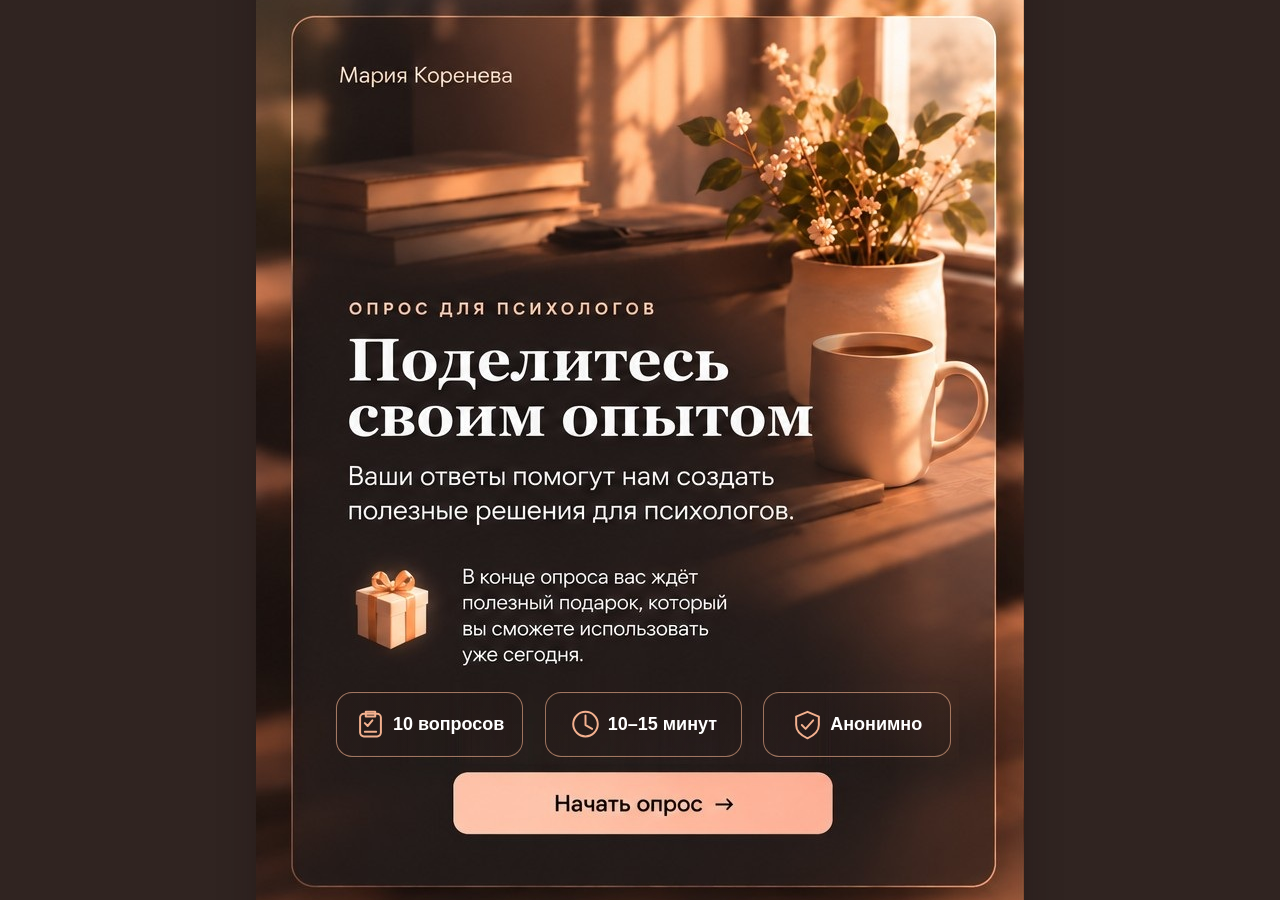
<file: site/index.html>
<!DOCTYPE html>
<html lang="ru">
<head>
<meta charset="utf-8"/>
<meta content="width=device-width, initial-scale=1, viewport-fit=cover" name="viewport"/>
<title>Опрос для психологов</title>
<link href="https://fonts.googleapis.com" rel="preconnect"/>
<link crossorigin="" href="https://fonts.gstatic.com" rel="preconnect"/>
<link href="https://fonts.googleapis.com/css2?family=Manrope:wght@400;500;600;700;800&amp;family=Plus+Jakarta+Sans:wght@500;600;700;800&amp;display=swap" rel="stylesheet"/>
<link href="style.css" rel="stylesheet"/>
</head>
<body>

<div aria-hidden="false" class="app-screen active" id="screen-cover">
<main class="page page-cover">
<img alt="Обложка опроса для психологов" class="photo" src="assets/cover.jpg"/>
<div aria-label="Сведения об опросе" class="badges">
<div class="badge">
<svg viewBox="0 0 32 32"><rect height="24" rx="4" width="22" x="5" y="5"/><path d="M11 3h10v5H11zM10 15l3 3 5-6M10 24h12"/></svg>
<span>10 вопросов</span>
</div>
<div class="badge">
<svg viewBox="0 0 32 32"><circle cx="16" cy="16" r="13"/><path d="M16 7v10l7 4"/></svg>
<span>10–15 минут</span>
</div>
<div class="badge">
<svg viewBox="0 0 32 32"><path d="M16 3l12 5v9c0 7-5 11-12 14C9 28 4 24 4 17V8zM10 17l4 4 8-9"/></svg>
<span>Анонимно</span>
</div>
</div>
<button aria-label="Начать опрос" class="hotspot" id="btn-start" type="button"></button>
</main>
</div>

<div aria-hidden="true" class="app-screen" id="screen-survey">
<header class="top">
<div class="brand">Мария Коренева</div>
<div class="top-label">Опрос для психологов</div>
</header>
<main class="shell">
<form id="survey" novalidate="">
<div id="question-mount"></div>
</form>
</main>
</div>

<div aria-hidden="true" class="app-screen" id="screen-final">
<main class="page page-final">
<button aria-label="Забрать подарок" class="hotspot" id="btn-gift" title="Забрать подарок" type="button"></button>
</main>
<div aria-live="polite" class="gift-toast" hidden="" id="gift-toast" role="status"></div>
</div>

<script src="survey-config.js"></script>
<script>
(function () {
  var cfg = window.SURVEY_CONFIG;
  document.querySelector('.brand').textContent = cfg.brand.name;
  document.querySelector('.top-label').textContent = cfg.brand.label;
})();
</script>
<script src="script.js"></script>
</body>
</html>
</file>
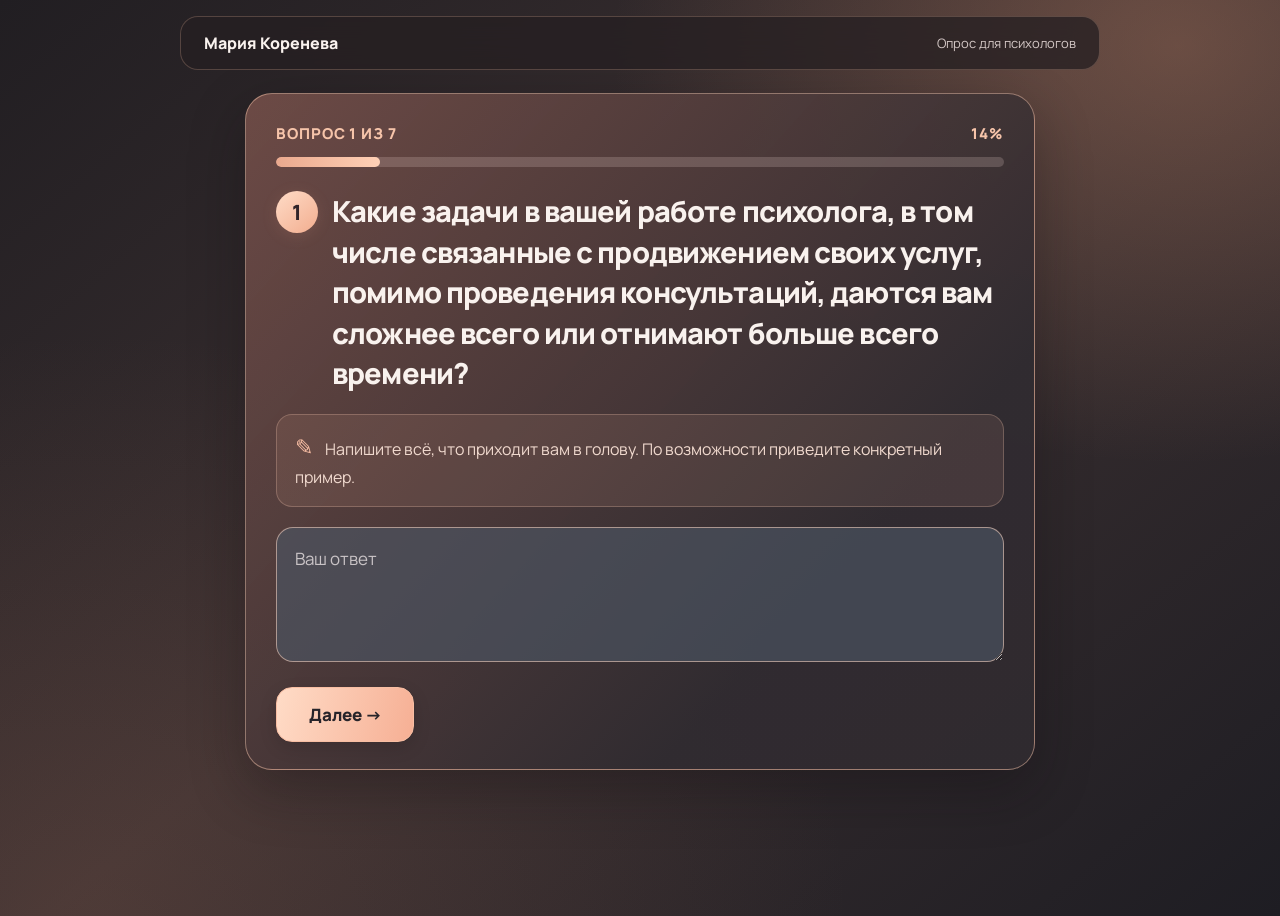
<file: Опрос_7_вопросов.html>
<!DOCTYPE html>

<html lang="ru">
<head>
<meta charset="utf-8"/><meta content="width=device-width, initial-scale=1, viewport-fit=cover" name="viewport"/>
<title>Опрос для психологов — 7 вопросов</title>
<link href="https://fonts.googleapis.com" rel="preconnect"/><link crossorigin="" href="https://fonts.gstatic.com" rel="preconnect"/>
<link href="https://fonts.googleapis.com/css2?family=Manrope:wght@400;500;600;700;800&amp;family=Plus+Jakarta+Sans:wght@500;600;700;800&amp;display=swap" rel="stylesheet"/>
<style>:root{--bg:#17171b;--paper:#f9f2ee;--peach:#f7bda3;--peach2:#e9a48b;--muted:#d4c8c6;--line:rgba(255,210,189,.25);--panel:rgba(58,49,52,.91);--field:rgba(80,75,82,.68);--error:#ffcfbc}
*{box-sizing:border-box}
html{scroll-behavior:smooth}
body{margin:0;min-height:100vh;color:var(--paper);font-family:Manrope,Arial,sans-serif;background:radial-gradient(ellipse at 88% 7%,rgba(218,143,109,.27),transparent 33%),radial-gradient(ellipse at 0% 72%,rgba(139,98,84,.27),transparent 46%),linear-gradient(145deg,#222126 0%,#393037 53%,#1b1c22 100%);background-attachment:fixed}
button,textarea,input{font:inherit}
.top{width:min(920px,calc(100% - 32px));margin:16px auto 0;padding:15px 23px;border:1px solid var(--line);border-radius:18px;background:rgba(30,29,34,.72);backdrop-filter:blur(15px);display:flex;align-items:center;justify-content:space-between;gap:10px}
.brand{font-size:16px;font-weight:800}
.top-label{font-size:13px;color:var(--muted)}
.shell{width:min(760px,calc(100% - 28px));margin:auto;padding:28px 0 55px}
.screen{display:none;animation:appear .25s ease}
.screen.active{display:block}
@keyframes appear{from{opacity:.3;transform:translateY(8px)}to{opacity:1;transform:translateY(0)}}
.eyebrow{font-size:13px;letter-spacing:.18em;font-weight:800;color:var(--peach);text-transform:uppercase;margin:0 0 14px}
h1,h2,h3{letter-spacing:-.03em}
h1{font-family:Georgia,"Times New Roman",serif;font-size:clamp(43px,7vw,69px);font-weight:600;line-height:1.06;margin:0 0 19px}
h2{font-family:Manrope,Arial,sans-serif;font-size:clamp(23px,3.7vw,29px);line-height:1.4;font-weight:800;margin:0}
.accent{color:var(--peach)}
.card{background:linear-gradient(150deg,rgba(85,64,65,.93),rgba(45,43,50,.97) 72%);border:1px solid rgba(255,205,180,.32);border-radius:27px;padding:29px 30px 27px;box-shadow:0 20px 65px rgba(0,0,0,.21)}
.progress-head{display:flex;align-items:center;justify-content:space-between;gap:12px;color:#f6c4aa;font-size:14px;font-weight:800;letter-spacing:.06em;margin:0 0 13px}
.progress{height:8px;background:rgba(255,255,255,.18);border-radius:10px;overflow:hidden;margin-bottom:24px}
.progress-fill{height:100%;background:linear-gradient(90deg,#eaa98e,#ffd0b6);border-radius:10px}
.qheading{display:flex;align-items:flex-start;gap:14px}
.qbadge{width:42px;height:42px;border-radius:50%;flex:0 0 42px;display:grid;place-items:center;background:linear-gradient(135deg,#ffdbc3,#ecab91);color:#31252a;font-size:21px;font-weight:800;box-shadow:0 3px 16px rgba(243,165,128,.13)}
.hint{margin:20px 0 20px 56px;color:#ead6d0;font-size:16px;line-height:1.6}
.hint:before{content:"✎";color:var(--peach);margin-right:9px;font-size:19px}
.field{display:block;width:100%;min-height:126px;padding:17px 18px;border:1px solid rgba(255,221,206,.42);border-radius:17px;background:rgba(79,83,94,.58);color:white;font-size:17px;line-height:1.6;resize:vertical;outline:none}
.field::placeholder{color:#c9c3c6}
.field:focus,.option:focus-within{border-color:#ffd0b6;box-shadow:0 0 0 3px rgba(249,189,160,.16)}
.options{display:grid;gap:10px}
.option{display:flex;align-items:center;gap:13px;min-height:57px;padding:12px 16px;background:rgba(87,81,88,.56);border:1px solid rgba(255,221,206,.24);border-radius:15px;cursor:pointer;font-size:17px;line-height:1.45}
.option input{width:21px;height:21px;accent-color:var(--peach);flex:0 0 auto}
.option:has(input:checked){background:rgba(247,189,163,.15);border-color:var(--peach)}
.followup{margin-top:24px;padding:22px 19px 20px;border:1px solid rgba(255,208,182,.28);border-radius:18px;background:rgba(225,160,137,.1)}
.followup h3{font-size:18px;line-height:1.5;margin:0 0 14px;font-weight:700}
.followup h3:before{content:"✎";color:var(--peach);margin-right:10px}
.followup .field{min-height:110px}
.followup>div+div{margin-top:23px}
.actions{display:flex;justify-content:space-between;gap:12px;margin-top:25px}
.btn{min-height:55px;padding:13px 23px;border:1px solid var(--peach);border-radius:16px;background:linear-gradient(115deg,#ffd3bd,#f6b79d);color:#27242a;font-size:17px;font-weight:800;cursor:pointer;box-shadow:0 6px 18px rgba(0,0,0,.12)}
.btn:hover{filter:brightness(1.04)}
.btn.secondary{background:transparent;color:#f9d1bf;box-shadow:none}
.btn:focus-visible{outline:3px solid white;outline-offset:3px}
.error{display:none;color:#ffe0d5;background:rgba(113,38,39,.46);border:1px solid rgba(255,205,187,.66);padding:12px 15px;border-radius:12px;font-size:15px;font-weight:700;margin-top:16px}
.error.visible{display:block}
.note{font-size:13px!important;color:var(--muted)}
.footer{text-align:center;font-size:12px;color:var(--muted);padding:0 0 30px}
@media (max-width:600px){.top{width:calc(100% - 20px);margin-top:10px;padding:12px 14px}.brand{font-size:14px}.top-label{font-size:11px}.shell{width:calc(100% - 20px);padding:18px 0 40px}.card{padding:22px 16px;border-radius:22px}.qbadge{width:36px;height:36px;flex-basis:36px;font-size:18px}.qheading{gap:11px}h2{font-size:23px;line-height:1.4}.hint{margin:17px 0 19px 47px;font-size:16px}.option{font-size:17px;min-height:58px}.field{font-size:17px}.followup{padding:17px 13px}.followup h3{font-size:18px}.btn{font-size:16px;min-height:54px;padding:12px 15px}}
@media (max-width:375px){.hint{margin-left:0}}
body{background:radial-gradient(ellipse at 92% 5%,rgba(212,142,108,.32),transparent 34%),radial-gradient(ellipse at 8% 100%,rgba(151,100,80,.21),transparent 45%),linear-gradient(140deg,#211e22,#3b3031 48%,#1e1d23);}
.top{background:rgba(38,31,34,.78);border-color:rgba(255,202,174,.22)}
.shell{width:min(790px,calc(100% - 24px));padding-top:23px}
.card{background:linear-gradient(132deg,rgba(112,77,71,.95),rgba(48,43,48,.98) 73%);border-color:rgba(255,202,175,.48);box-shadow:0 20px 56px rgba(16,11,14,.32)}
.progress-head{font-size:15px}
.progress{height:10px;background:rgba(238,214,207,.2)}
.qbadge{background:linear-gradient(140deg,#ffdcc7,#f2ad8f)}
.hint{padding:15px 17px;margin:23px 0 19px 56px;background:rgba(233,178,151,.12);border:1px solid rgba(255,203,178,.18);border-radius:14px;color:#f2dfd8}
.hint:before{font-size:22px}
.field{background:rgba(77,86,99,.66);border-color:rgba(255,215,195,.55);min-height:135px}
.option{background:rgba(93,81,84,.65);border-color:rgba(255,211,187,.28)}
.followup{background:rgba(237,170,143,.12);border-color:rgba(255,208,184,.32)}
.btn{background:linear-gradient(105deg,#ffdcc7,#f6af94);border-color:#f8bea3}
.actions .btn:not(.secondary){flex:1}
@media (max-width:600px){.card{padding:22px 15px}.hint{margin:20px 0 18px;padding:14px 13px;font-size:16px}.shell{width:calc(100% - 18px)}.qheading h2{font-size:23px}.btn{font-size:16px}}
.hero-signature{position:relative;z-index:2;text-align:right;font-size:13px;letter-spacing:.08em;color:#e9c6b5;margin-top:25px}
.card .qheading{margin-bottom:20px}
.card .hint{margin:0 0 20px;width:100%;padding:15px 18px;background:rgba(220,164,143,.12);border:1px solid rgba(255,207,184,.25);border-radius:16px;color:#f0d9ce}
.card .hint:before{display:inline-block;margin-right:12px}
.card .field,.card .options,.card .followup,.card .actions,.card .hint{width:100%;max-width:none;box-sizing:border-box}
.card .actions{display:grid;grid-template-columns:minmax(95px,0.24fr) minmax(0,1fr);gap:14px}
.card .actions .btn{width:100%;margin:0}
.card .followup{margin-left:0;margin-right:0}
@media (max-width:600px){.card .hint{padding:14px 15px;margin-bottom:18px}.card .actions{grid-template-columns:minmax(84px,.28fr) minmax(0,1fr);gap:10px}}</style>
<style></style><style></style><style></style><style>#completion-note{margin:20px 0 0;padding:16px;border:1px solid rgba(255,208,182,.4);border-radius:14px;background:rgba(247,189,163,.12);font-size:16px;line-height:1.6}#completion-note[hidden]{display:none}</style></head>
<body>
<header class="top"><div class="brand">Мария Коренева</div><div class="top-label">Опрос для психологов</div></header>
<main class="shell">

<form id="survey" novalidate="">
<section class="screen active" data-step="0"><div class="card"><div class="progress-head"><span>ВОПРОС 1 ИЗ 7</span><span>14%</span></div><div class="progress"><div class="progress-fill" style="width:14.29%"></div></div><div class="qheading"><span aria-hidden="true" class="qbadge">1</span><h2>Какие задачи в вашей работе психолога, в том числе связанные с продвижением своих услуг, помимо проведения консультаций, даются вам сложнее всего или отнимают больше всего времени?</h2></div><p class="hint">Напишите всё, что приходит вам в голову. По возможности приведите конкретный пример.</p><textarea aria-label="Ответ на вопрос 1" class="field" name="difficult_tasks" placeholder="Ваш ответ"></textarea><div class="error" role="alert"></div><div class="actions"><button class="btn" data-next="" type="button">Далее →</button></div></div></section>
<section class="screen" data-step="1"><div class="card"><div class="progress-head"><span>ВОПРОС 2 ИЗ 7</span><span>29%</span></div><div class="progress"><div class="progress-fill" style="width:28.57%"></div></div><div class="qheading"><span aria-hidden="true" class="qbadge">2</span><h2>Что вы уже пробовали делать, чтобы облегчить себе работу или продвижение и сэкономить время? Что из этого получилось, а что нет?</h2></div><p class="hint">Напишите всё, что приходит вам в голову. По возможности приведите конкретный пример.</p><textarea aria-label="Ответ на вопрос 2" class="field" name="attempts" placeholder="Ваш ответ"></textarea><div class="error" role="alert"></div><div class="actions"><button class="btn secondary" data-back="" type="button">Назад</button><button class="btn" data-next="" type="button">Далее →</button></div></div></section>
<section class="screen" data-step="2"><div class="card"><div class="progress-head"><span>ВОПРОС 3 ИЗ 7</span><span>43%</span></div><div class="progress"><div class="progress-fill" style="width:42.86%"></div></div><div class="qheading"><span aria-hidden="true" class="qbadge">3</span><h2>Какие рабочие задачи или задачи по продвижению вы хотели бы передать помощнику, если бы была такая возможность?</h2></div><p class="hint">Напишите всё, что приходит вам в голову. По возможности приведите конкретный пример.</p><textarea aria-label="Ответ на вопрос 3" class="field" name="delegate" placeholder="Ваш ответ"></textarea><div class="error" role="alert"></div><div class="actions"><button class="btn secondary" data-back="" type="button">Назад</button><button class="btn" data-next="" type="button">Далее →</button></div></div></section>
<section class="screen" data-step="3"><div class="card"><div class="progress-head"><span>ВОПРОС 4 ИЗ 7</span><span>57%</span></div><div class="progress"><div class="progress-fill" style="width:57.14%"></div></div><div class="qheading"><span aria-hidden="true" class="qbadge">4</span><h2>Пользуетесь ли вы сейчас нейросетями в своей работе?</h2></div><p class="hint">Выберите один вариант ответа.</p><div class="options"><label class="option"><input name="neural_use" type="radio" value="Нет, вообще не пользуюсь"/>Нет, вообще не пользуюсь</label><label class="option"><input name="neural_use" type="radio" value="Пробовал(а) несколько раз"/>Пробовал(а) несколько раз</label><label class="option"><input name="neural_use" type="radio" value="Иногда пользуюсь"/>Иногда пользуюсь</label><label class="option"><input name="neural_use" type="radio" value="Пользуюсь регулярно"/>Пользуюсь регулярно</label><label class="option"><input name="neural_use" type="radio" value="Практически каждый день"/>Практически каждый день</label></div><div class="followup" hidden="" id="neural-followup"><div hidden="" id="neural-tasks-block"><h3>Если вы уже пользуетесь нейросетями, для каких рабочих задач или задач по продвижению вы их применяете?</h3><textarea aria-label="Для каких задач применяете нейросети" class="field" name="neural_tasks" placeholder="Ваш ответ"></textarea></div><div id="neural-barriers-block"><h3 id="neural-barriers-label">Что мешает вам начать пользоваться нейросетями или использовать их чаще?</h3><textarea aria-label="Что мешает пользоваться нейросетями" class="field" name="neural_barriers" placeholder="Ваш ответ"></textarea></div></div><div class="error" role="alert"></div><div class="actions"><button class="btn secondary" data-back="" type="button">Назад</button><button class="btn" data-next="" type="button">Далее →</button></div></div></section>
<section class="screen" data-step="4"><div class="card"><div class="progress-head"><span>ВОПРОС 5 ИЗ 7</span><span>71%</span></div><div class="progress"><div class="progress-fill" style="width:71.43%"></div></div><div class="qheading"><span aria-hidden="true" class="qbadge">5</span><h2>Ведёте ли вы профессиональные соцсети?</h2></div><p class="hint">Выберите один вариант ответа.</p><div class="options"><label class="option"><input name="social_use" type="radio" value="Да, веду регулярно"/>Да, веду регулярно</label><label class="option"><input name="social_use" type="radio" value="Да, но публикую редко или нерегулярно"/>Да, но публикую редко или нерегулярно</label><label class="option"><input name="social_use" type="radio" value="Нет, не веду"/>Нет, не веду</label></div><div class="followup" hidden="" id="social-followup"><h3 id="social-prompt"></h3><textarea aria-label="Уточнение о соцсетях" class="field" name="social_details" placeholder="Ваш ответ"></textarea></div><div class="error" role="alert"></div><div class="actions"><button class="btn secondary" data-back="" type="button">Назад</button><button class="btn" data-next="" type="button">Далее →</button></div></div></section>
<section class="screen" data-step="5"><div class="card"><div class="progress-head"><span>ВОПРОС 6 ИЗ 7</span><span>86%</span></div><div class="progress"><div class="progress-fill" style="width:85.71%"></div></div><div class="qheading"><span aria-hidden="true" class="qbadge">6</span><h2>Представьте, что нейросеть может выполнить за вас одну рабочую задачу или задачу по продвижению. Что бы вы ей поручили в первую очередь?</h2></div><p class="hint">Напишите всё, что приходит вам в голову. По возможности приведите конкретный пример.</p><textarea aria-label="Ответ на вопрос 6" class="field" name="dream_task" placeholder="Ваш ответ"></textarea><div class="error" role="alert"></div><div class="actions"><button class="btn secondary" data-back="" type="button">Назад</button><button class="btn" data-next="" type="button">Далее →</button></div></div></section>
<section class="screen" data-step="6"><div class="card"><div class="progress-head"><span>ВОПРОС 7 ИЗ 7</span><span>100%</span></div><div class="progress"><div class="progress-fill" style="width:100.00%"></div></div><div class="qheading"><span aria-hidden="true" class="qbadge">7</span><h2>Чему вам хотелось бы научиться с помощью нейросетей?</h2></div><p class="hint">Напишите всё, что приходит вам в голову, даже если сейчас вы не знаете, возможно ли это.</p><textarea aria-label="Ответ на вопрос 7" class="field" name="learning" placeholder="Ваш ответ"></textarea><div class="error" role="alert"></div><div class="actions"><button class="btn secondary" data-back="" type="button">Назад</button><button class="btn" data-next="" type="button">Отправить ответы →</button></div></div><p aria-live="polite" hidden="" id="completion-note" role="status">Все вопросы заполнены. Для отправки ответов необходимо подключить обработчик в Cursor.</p></section>
</form>

</main>
<script>(()=>{'use strict';
const screens=[...document.querySelectorAll('[data-step]')],form=document.getElementById('survey');let current=0;
function show(n){screens.forEach((s,i)=>s.classList.toggle('active',i===n));current=n;window.scrollTo({top:0,behavior:'instant'});}
function val(name){const e=form.elements.namedItem(name);if(!e)return '';if(e instanceof RadioNodeList)return e.value||'';return e.value.trim();}
function refresh(){const nu=val('neural_use'),used=!!nu&&nu!=='Нет, вообще не пользуюсь';document.getElementById('neural-followup').hidden=!nu;document.getElementById('neural-tasks-block').hidden=!used;document.getElementById('neural-barriers-label').textContent=used?'Что мешает вам использовать нейросети чаще?':'Что мешает вам начать пользоваться нейросетями?';const social=val('social_use');document.getElementById('social-followup').hidden=!social;document.getElementById('social-prompt').textContent=social==='Нет, не веду'?'Что мешает вам начать вести профессиональные соцсети?':social==='Да, но публикую редко или нерегулярно'?'Что мешает вам публиковать материалы регулярно?':'С какими трудностями вы чаще всего сталкиваетесь при ведении соцсетей?';}
function valid(n){const s=screens[n],error=s.querySelector('.error');const required=['difficult_tasks','attempts','delegate','neural_use','social_use','dream_task','learning'];let missing=!val(required[n])?required[n]:null;if(n===3&&val('neural_use')){if(val('neural_use')!=='Нет, вообще не пользуюсь'&&!val('neural_tasks'))missing=missing||'neural_tasks';if(!val('neural_barriers'))missing=missing||'neural_barriers';}if(n===4&&val('social_use')&&!val('social_details'))missing=missing||'social_details';error.textContent=missing?'Пожалуйста, ответьте на вопрос, чтобы продолжить.':'';error.classList.toggle('visible',!!missing);if(missing){const field=s.querySelector(`[name="${missing}"]`);if(field)field.focus();}return !missing;}
document.querySelectorAll('[data-next]').forEach(b=>b.addEventListener('click',()=>{if(!valid(current))return;if(current===screens.length-1){document.getElementById('completion-note').hidden=false;}else show(current+1);}));
document.querySelectorAll('[data-back]').forEach(b=>b.addEventListener('click',()=>{if(current>0)show(current-1);}));
document.querySelectorAll('input[type="radio"]').forEach(r=>r.addEventListener('change',()=>{refresh();r.closest('.screen').querySelector('.error').classList.remove('visible');}));
document.querySelectorAll('textarea').forEach(t=>t.addEventListener('input',()=>{t.closest('.screen').querySelector('.error').classList.remove('visible');}));
form.addEventListener('submit',e=>e.preventDefault());refresh();show(0);
})();</script>
</body></html>
</file>
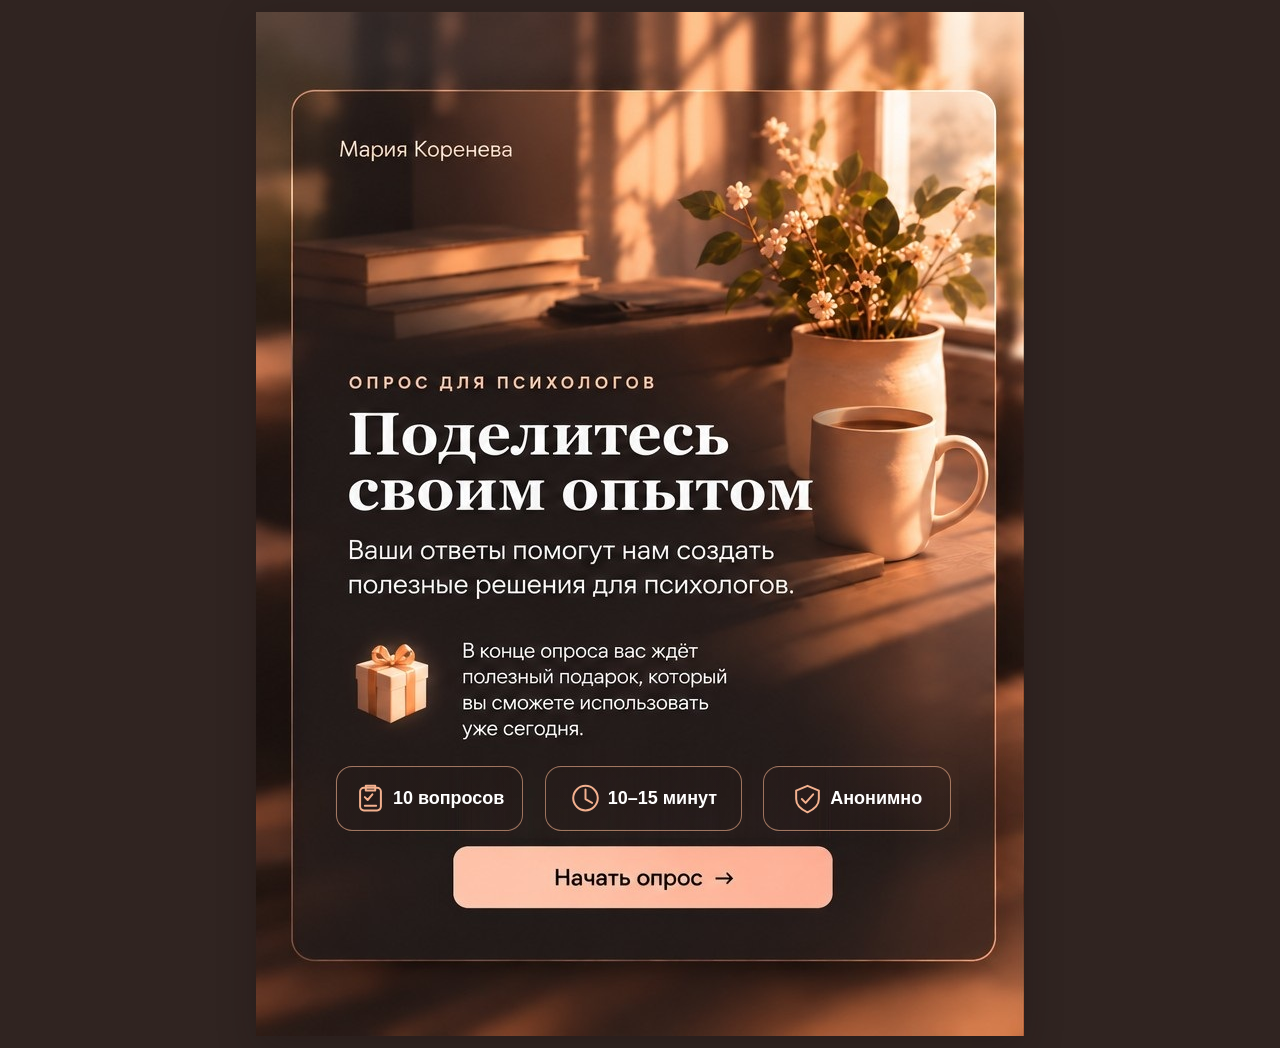
<file: Первая_страница.html>
<!doctype html><html lang="ru"><head><meta charset="utf-8"><meta name="viewport" content="width=device-width,initial-scale=1"><title>Поделитесь своим опытом — опрос для психологов</title><style>
*{box-sizing:border-box}html,body{margin:0;min-height:100%;background:#302421}body{display:grid;place-items:center;padding:12px}.page{position:relative;width:min(100%,768px);aspect-ratio:768/1024;box-shadow:0 12px 35px #170f0e44}.photo{display:block;width:100%;height:100%}.badges{position:absolute;top:73.63%;left:10.4%;width:80.1%;height:6.35%;display:grid;grid-template-columns:1fr 1.05fr 1fr;gap:3.5%;}.badge{min-width:0;border:1px solid rgba(233,170,136,.62);border-radius:16px;display:flex;align-items:center;justify-content:center;gap:7px;color:#fff;font:600 clamp(9px,2.38vw,18px)/1.1 Arial,Helvetica,sans-serif;white-space:nowrap;background:linear-gradient(115deg,rgba(41,29,27,.43),rgba(34,24,23,.22));}.badge svg{width:19%;max-width:31px;height:48%;flex:none;stroke:#f4b18f;fill:none;stroke-width:2.1;stroke-linecap:round;stroke-linejoin:round}.hotspot{position:absolute;left:25.5%;top:82.6%;width:49.5%;height:6.2%;border:0;background:transparent;cursor:pointer;border-radius:18px}.hotspot:focus-visible{outline:3px solid #fff;outline-offset:3px}@media(max-width:480px){body{padding:0}.badge{border-radius:10px;gap:3px}}
</style></head><body><main class="page"><img class="photo" alt="Обложка опроса для психологов" src="[data-uri]"><div class="badges" aria-label="Сведения об опросе"><div class="badge"><svg viewBox="0 0 32 32"><rect x="5" y="5" width="22" height="24" rx="4"/><path d="M11 3h10v5H11zM10 15l3 3 5-6M10 24h12"/></svg><span>10 вопросов</span></div><div class="badge"><svg viewBox="0 0 32 32"><circle cx="16" cy="16" r="13"/><path d="M16 7v10l7 4"/></svg><span>10–15 минут</span></div><div class="badge"><svg viewBox="0 0 32 32"><path d="M16 3l12 5v9c0 7-5 11-12 14C9 28 4 24 4 17V8zM10 17l4 4 8-9"/></svg><span>Анонимно</span></div></div><button class="hotspot" aria-label="Начать опрос" onclick="alert('Здесь будет переход к анкете после подключения второй страницы.')"></button></main></body></html>
</file>
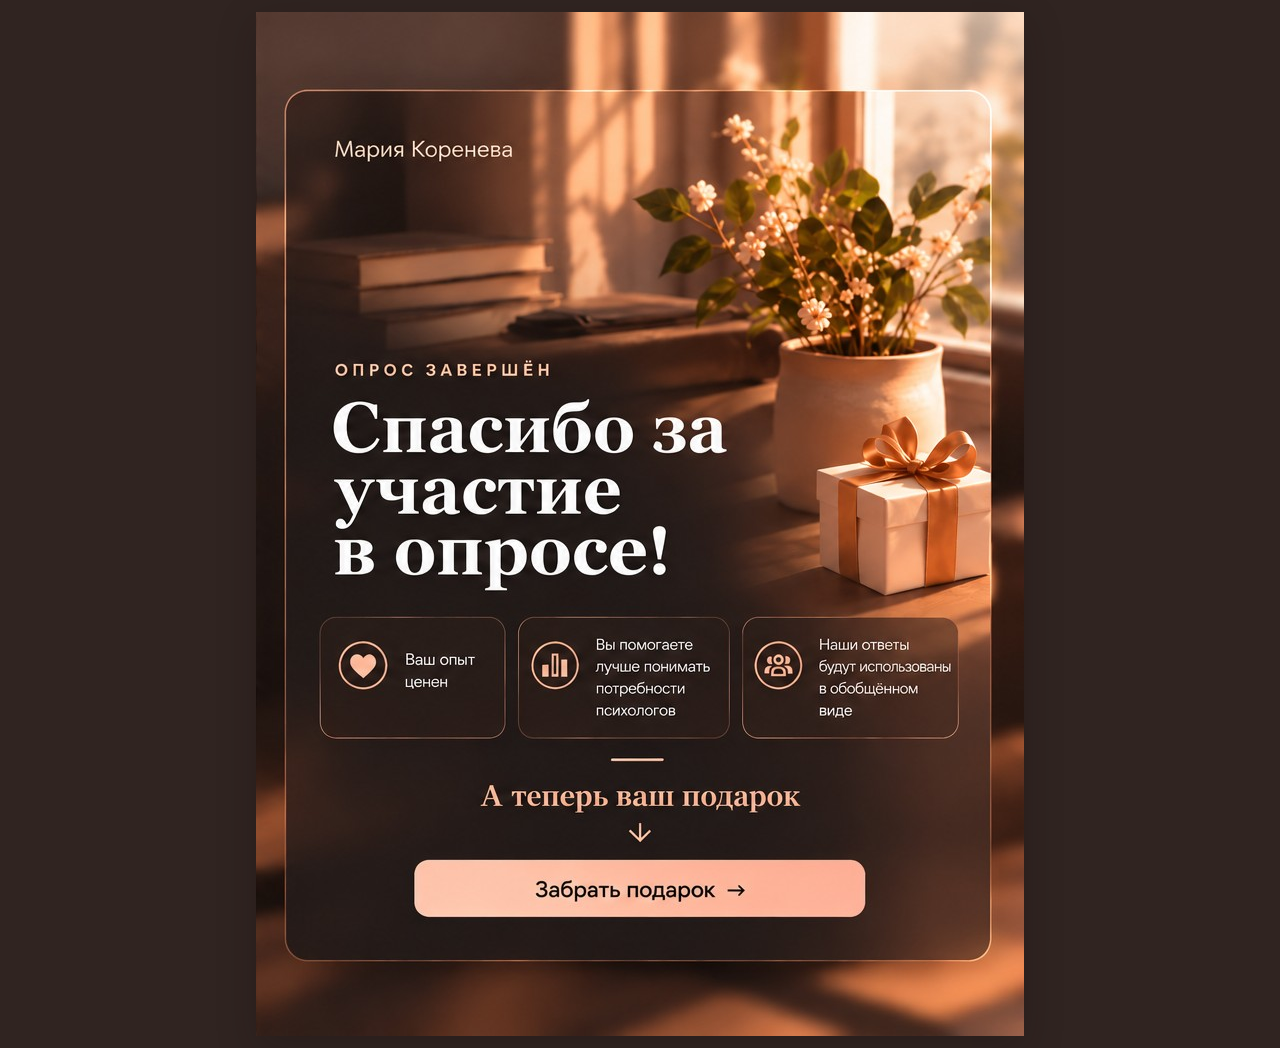
<file: Последняя_страница.html>
<!doctype html><html lang="ru"><head><meta charset="utf-8"><meta name="viewport" content="width=device-width,initial-scale=1"><title>Забрать подарок — опрос для психологов</title><style>*{box-sizing:border-box}html,body{margin:0;min-height:100%;background:#302421}body{display:grid;place-items:center;padding:12px}.page{position:relative;width:min(100%,768px);aspect-ratio:768 / 1024;background-size:100% 100%;background-repeat:no-repeat;box-shadow:0 12px 35px #170f0e44}.hotspot{position:absolute;left:25.5%;top:82.6%;width:49.5%;height:6.2%;border:0;background:transparent;cursor:pointer;border-radius:18px}.hotspot:focus-visible{outline:3px solid #fff;outline-offset:3px}@media(max-width:480px){body{padding:0}}</style></head><body><main class="page" style="background-image:url('[data-uri]')"><button class="hotspot" id="action" aria-label="Забрать подарок" title="Забрать подарок"></button></main><script>document.getElementById('action').addEventListener('click',()=>alert('Это отдельная страница-образец. Действие будет работать в полной анкете.'));</script></body></html>
</file>
<file: site/style.css>
/* Обложка и финал — по эталонным HTML */
*{box-sizing:border-box}
html,body{margin:0;height:100%;overflow:hidden;overscroll-behavior:none}
.app-screen{
  position:fixed;inset:0;z-index:0;display:none;overflow-x:hidden;overflow-y:auto;
  -webkit-overflow-scrolling:touch;max-width:100vw
}
.app-screen.active{display:block;z-index:1}
.app-screen:not(.active){
  display:none!important;visibility:hidden;pointer-events:none
}

/* --- Обложка (Первая_страница.html) --- */
#screen-cover{background:#302421;padding:12px}
#screen-cover.active{display:flex;align-items:center;justify-content:center}
#screen-cover .page-cover{position:relative;width:min(100%,768px);aspect-ratio:768/1024;box-shadow:0 12px 35px #170f0e44;margin:0;flex:none}
#screen-cover .photo{display:block;width:100%;height:100%;object-fit:cover}
#screen-cover .badges{position:absolute;top:73.63%;left:10.4%;width:80.1%;height:6.35%;display:grid;grid-template-columns:1fr 1.05fr 1fr;gap:3.5%}
#screen-cover .badge{min-width:0;border:1px solid rgba(233,170,136,.62);border-radius:16px;display:flex;align-items:center;justify-content:center;gap:7px;color:#fff;font:600 clamp(9px,2.38vw,18px)/1.1 Arial,Helvetica,sans-serif;white-space:nowrap;background:linear-gradient(115deg,rgba(41,29,27,.43),rgba(34,24,23,.22))}
#screen-cover .badge svg{width:19%;max-width:31px;height:48%;flex:none;stroke:#f4b18f;fill:none;stroke-width:2.1;stroke-linecap:round;stroke-linejoin:round}
#screen-cover .hotspot{position:absolute;left:25.5%;top:82.6%;width:49.5%;height:6.2%;border:0;background:transparent;cursor:pointer;border-radius:18px}
#screen-cover .hotspot:focus-visible{outline:3px solid #fff;outline-offset:3px}

/* --- Финал (Последняя_страница.html) --- */
#screen-final{background:#302421;padding:12px}
#screen-final.active{display:flex;align-items:center;justify-content:center}
#screen-final .page-final{position:relative;width:min(100%,768px);aspect-ratio:768/1024;background-image:url('assets/final.jpg');background-size:100% 100%;background-repeat:no-repeat;box-shadow:0 12px 35px #170f0e44;margin:0;flex:none}
#screen-final .hotspot{position:absolute;left:25.5%;top:82.6%;width:49.5%;height:6.2%;border:0;background:transparent;cursor:pointer;border-radius:18px}
#screen-final .hotspot:focus-visible{outline:3px solid #fff;outline-offset:3px}
.gift-toast{position:fixed;left:50%;bottom:28px;transform:translateX(-50%) translateY(12px);max-width:min(92%,420px);padding:14px 18px;border-radius:14px;background:rgba(48,36,33,.96);border:1px solid rgba(255,208,182,.5);color:#fff;font:600 15px/1.45 Manrope,Arial,sans-serif;opacity:0;transition:opacity .25s ease,transform .25s ease;z-index:30;pointer-events:none}
.gift-toast.visible{opacity:1;transform:translateX(-50%) translateY(0)}

@media (max-width:480px){
  #screen-cover{padding:0}
  #screen-final{padding:0}
  #screen-cover .badge{border-radius:10px;gap:3px}
}

/* --- Анкета (Опрос_7_вопросов.html) --- */
:root{
  --bg:#17171b;--paper:#f9f2ee;--peach:#f7bda3;--peach2:#e9a48b;--muted:#d4c8c6;
  --line:rgba(255,210,189,.25);--panel:rgba(58,49,52,.91);--field:rgba(80,75,82,.68);--error:#ffcfbc
}
#screen-survey{color:var(--paper);font-family:Manrope,Arial,sans-serif;background:radial-gradient(ellipse at 92% 5%,rgba(212,142,108,.32),transparent 34%),radial-gradient(ellipse at 8% 100%,rgba(151,100,80,.21),transparent 45%),linear-gradient(140deg,#211e22,#3b3031 48%,#1e1d23);background-attachment:fixed;min-height:100%;width:100%}
#screen-survey button,#screen-survey textarea,#screen-survey input{font:inherit}
#screen-survey .top{width:min(920px,calc(100% - 32px));margin:16px auto 0;padding:15px 23px;border:1px solid rgba(255,202,174,.22);border-radius:18px;background:rgba(38,31,34,.78);backdrop-filter:blur(15px);display:flex;align-items:center;justify-content:space-between;gap:10px}
#screen-survey .brand{font-size:16px;font-weight:800}
#screen-survey .top-label{font-size:13px;color:var(--muted)}
#screen-survey .shell{width:min(790px,calc(100% - 24px));margin:auto;padding:23px 0 40px}
#screen-survey .card{background:linear-gradient(132deg,rgba(112,77,71,.95),rgba(48,43,48,.98) 73%);border:1px solid rgba(255,202,175,.48);border-radius:27px;padding:29px 30px 27px;box-shadow:0 20px 56px rgba(16,11,14,.32);animation:appear .25s ease}
@keyframes appear{from{opacity:.3;transform:translateY(8px)}to{opacity:1;transform:translateY(0)}}
#screen-survey h2{letter-spacing:-.03em;font-family:Manrope,Arial,sans-serif;font-size:clamp(23px,3.7vw,29px);line-height:1.4;font-weight:800;margin:0}
#screen-survey .progress-head{display:flex;align-items:center;justify-content:space-between;gap:12px;color:#f6c4aa;font-size:15px;font-weight:800;letter-spacing:.06em;margin:0 0 13px}
#screen-survey .progress{height:10px;background:rgba(238,214,207,.2);border-radius:10px;overflow:hidden;margin-bottom:24px}
#screen-survey .progress-fill{height:100%;background:linear-gradient(90deg,#eaa98e,#ffd0b6);border-radius:10px}
#screen-survey .qheading{display:flex;align-items:flex-start;gap:14px;margin-bottom:20px}
#screen-survey .qbadge{width:42px;height:42px;border-radius:50%;flex:0 0 42px;display:grid;place-items:center;background:linear-gradient(140deg,#ffdcc7,#f2ad8f);color:#31252a;font-size:21px;font-weight:800;box-shadow:0 3px 16px rgba(243,165,128,.13)}
#screen-survey .hint{margin:0 0 20px;width:100%;padding:15px 18px;background:rgba(220,164,143,.12);border:1px solid rgba(255,207,184,.25);border-radius:16px;color:#f0d9ce;font-size:16px;line-height:1.6}
#screen-survey .hint:before{content:"✎";display:inline-block;color:var(--peach);margin-right:12px;font-size:22px}
#screen-survey .field{display:block;width:100%;min-height:135px;padding:17px 18px;border:1px solid rgba(255,215,195,.55);border-radius:17px;background:rgba(77,86,99,.66);color:#fff;font-size:17px;line-height:1.6;resize:vertical;outline:none}
#screen-survey .field::placeholder{color:#c9c3c6}
#screen-survey .field:focus,#screen-survey .option:focus-within{border-color:#ffd0b6;box-shadow:0 0 0 3px rgba(249,189,160,.16)}
#screen-survey .options{display:grid;gap:10px;width:100%}
#screen-survey .option{display:flex;align-items:center;gap:13px;min-height:57px;padding:12px 16px;background:rgba(93,81,84,.65);border:1px solid rgba(255,211,187,.28);border-radius:15px;cursor:pointer;font-size:17px;line-height:1.45;overflow-wrap:anywhere}
#screen-survey .option input[type="radio"],
#screen-survey .option input[type="checkbox"]{
  appearance:none;-webkit-appearance:none;width:21px;height:21px;min-width:21px;min-height:21px;margin:0;flex:0 0 21px;
  border:2px solid rgba(255,221,206,.55);border-radius:50%;background:rgba(45,40,44,.55);cursor:pointer;position:relative
}
#screen-survey .option input[type="radio"]:checked,
#screen-survey .option input[type="checkbox"]:checked{
  border-color:var(--peach);background:rgba(247,189,163,.18)
}
#screen-survey .option input[type="radio"]:checked::after,
#screen-survey .option input[type="checkbox"]:checked::after{
  content:"";position:absolute;left:50%;top:50%;width:9px;height:9px;margin:-4.5px 0 0 -4.5px;border-radius:50%;
  background:linear-gradient(140deg,#ffdcc7,#f2ad8f);box-shadow:0 0 0 1px rgba(255,220,200,.25)
}
#screen-survey .option input[type="radio"]:focus-visible,
#screen-survey .option input[type="checkbox"]:focus-visible{outline:2px solid #ffd0b6;outline-offset:2px}
#screen-survey .option:has(input:checked){background:rgba(247,189,163,.15);border-color:var(--peach)}
#screen-survey .followup{margin-top:24px;padding:22px 19px 20px;border:1px solid rgba(255,208,184,.32);border-radius:18px;background:rgba(237,170,143,.12);width:100%}
#screen-survey .followup h3{font-size:18px;line-height:1.5;margin:0 0 14px;font-weight:700}
#screen-survey .followup h3:before{content:"✎";color:var(--peach);margin-right:10px}
#screen-survey .followup .field{min-height:110px}
#screen-survey .followup>div+div{margin-top:23px}
#screen-survey .actions{display:grid;grid-template-columns:minmax(95px,.24fr) minmax(0,1fr);gap:14px;margin-top:25px;width:100%}
#screen-survey .btn{min-height:55px;padding:13px 23px;border:1px solid #f8bea3;border-radius:16px;background:linear-gradient(105deg,#ffdcc7,#f6af94);color:#27242a;font-size:17px;font-weight:800;cursor:pointer;box-shadow:0 6px 18px rgba(0,0,0,.12);width:100%;margin:0}
#screen-survey .btn:hover{filter:brightness(1.04)}
#screen-survey .btn.secondary{background:transparent;color:#f9d1bf;box-shadow:none;border-color:var(--peach)}
#screen-survey .btn:focus-visible{outline:3px solid #fff;outline-offset:3px}
#screen-survey .error{display:none;color:#ffe0d5;background:rgba(113,38,39,.46);border:1px solid rgba(255,205,187,.66);padding:12px 15px;border-radius:12px;font-size:15px;font-weight:700;margin-top:16px;width:100%}
#screen-survey .error.visible{display:block}
@media (max-width:600px){
  #screen-survey .top{width:calc(100% - 20px);margin-top:10px;padding:12px 14px}
  #screen-survey .brand{font-size:14px}
  #screen-survey .top-label{font-size:11px}
  #screen-survey .shell{width:calc(100% - 18px);padding:18px 0 32px}
  #screen-survey .card{padding:22px 15px;border-radius:22px}
  #screen-survey .qbadge{width:36px;height:36px;flex-basis:36px;font-size:18px}
  #screen-survey .qheading{gap:11px}
  #screen-survey h2{font-size:23px;line-height:1.4}
  #screen-survey .hint{padding:14px 15px;margin-bottom:18px;font-size:16px}
  #screen-survey .option{font-size:17px;min-height:58px}
  #screen-survey .field{font-size:17px}
  #screen-survey .followup{padding:17px 13px}
  #screen-survey .followup h3{font-size:18px}
  #screen-survey .btn{font-size:16px;min-height:54px;padding:12px 15px}
  #screen-survey .actions{grid-template-columns:minmax(84px,.28fr) minmax(0,1fr);gap:10px}
}

@media (max-width:375px){
  #screen-survey .hint{font-size:15px}
}

/* Мобильные браузеры (iOS Safari): белая полоска под панелью — фон html/body и высота экрана */
@media (max-width:768px){
  html{background-color:#302421;height:-webkit-fill-available}
  body{background-color:#302421;min-height:100dvh;min-height:-webkit-fill-available}
  .app-screen{
    min-height:100dvh;
    min-height:-webkit-fill-available;
    padding-bottom:env(safe-area-inset-bottom,0px)
  }
  #screen-survey{
    background-color:#1e1d23;
    background-attachment:scroll
  }
}
</file>
